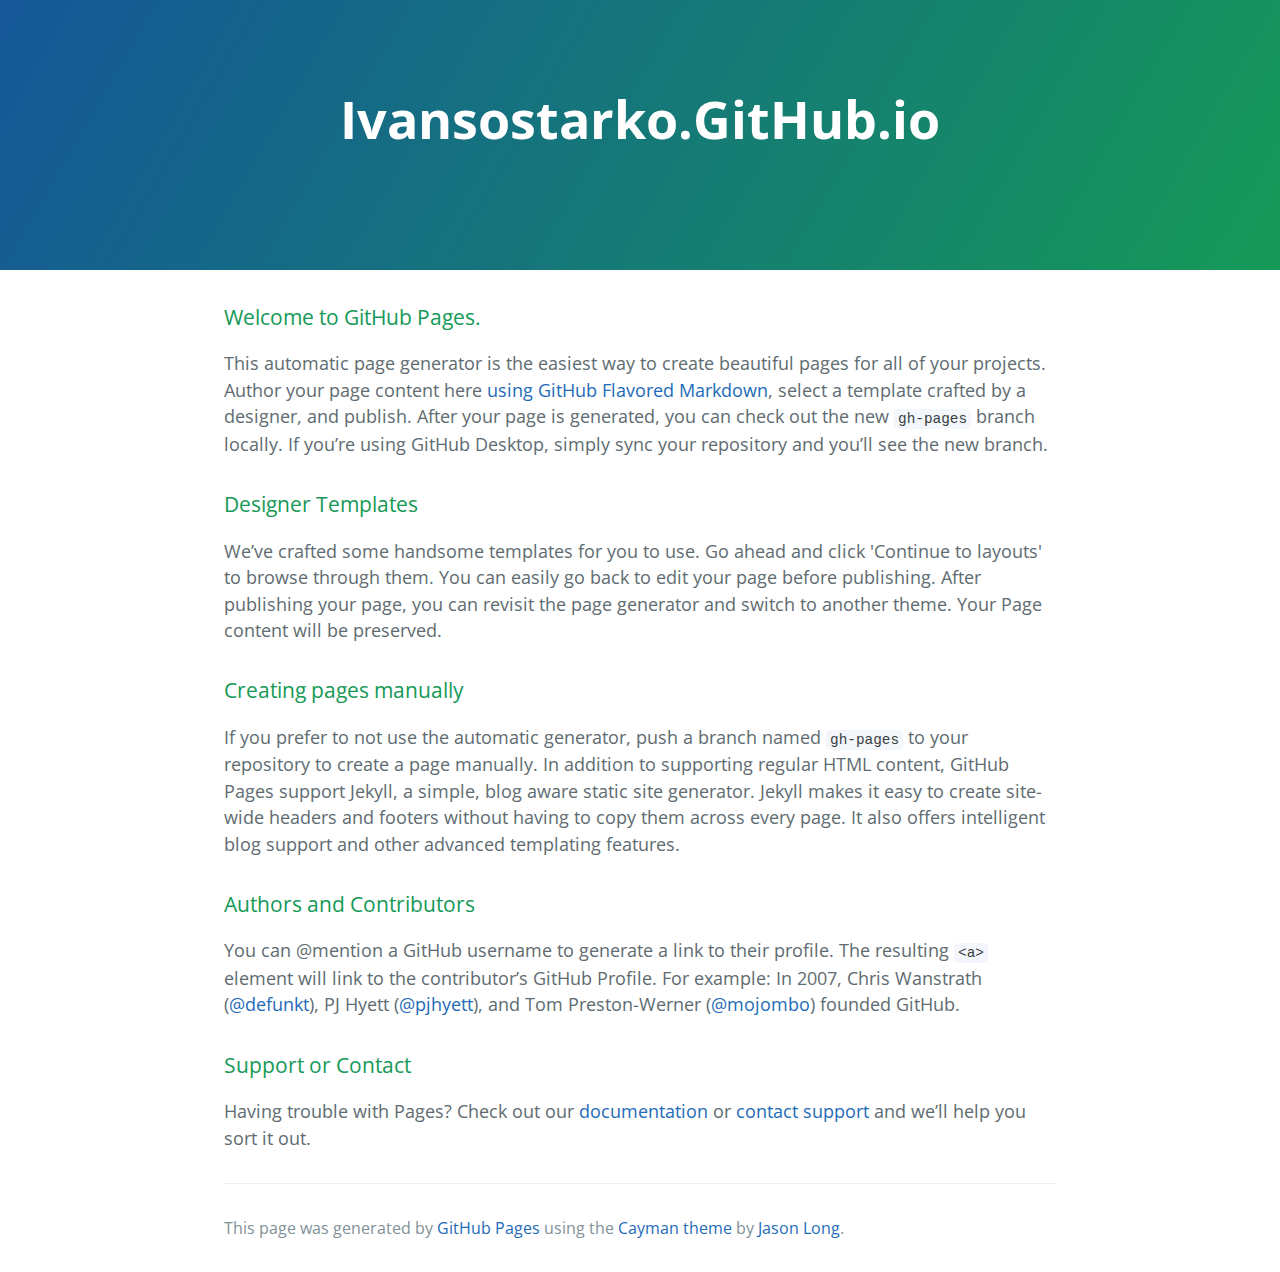
<file: index.html>
<!DOCTYPE html>
<html lang="en-us">
  <head>
    <meta charset="UTF-8">
    <title>Ivansostarko.GitHub.io by IvanSostarko</title>
    <meta name="viewport" content="width=device-width, initial-scale=1">
    <link rel="stylesheet" type="text/css" href="stylesheets/normalize.css" media="screen">
    <link href='https://fonts.googleapis.com/css?family=Open+Sans:400,700' rel='stylesheet' type='text/css'>
    <link rel="stylesheet" type="text/css" href="stylesheets/stylesheet.css" media="screen">
    <link rel="stylesheet" type="text/css" href="stylesheets/github-light.css" media="screen">
  </head>
  <body>
    <section class="page-header">
      <h1 class="project-name">Ivansostarko.GitHub.io</h1>
      <h2 class="project-tagline"></h2>
    </section>

    <section class="main-content">
      <h3>
<a id="welcome-to-github-pages" class="anchor" href="#welcome-to-github-pages" aria-hidden="true"><span aria-hidden="true" class="octicon octicon-link"></span></a>Welcome to GitHub Pages.</h3>

<p>This automatic page generator is the easiest way to create beautiful pages for all of your projects. Author your page content here <a href="https://guides.github.com/features/mastering-markdown/">using GitHub Flavored Markdown</a>, select a template crafted by a designer, and publish. After your page is generated, you can check out the new <code>gh-pages</code> branch locally. If you’re using GitHub Desktop, simply sync your repository and you’ll see the new branch.</p>

<h3>
<a id="designer-templates" class="anchor" href="#designer-templates" aria-hidden="true"><span aria-hidden="true" class="octicon octicon-link"></span></a>Designer Templates</h3>

<p>We’ve crafted some handsome templates for you to use. Go ahead and click 'Continue to layouts' to browse through them. You can easily go back to edit your page before publishing. After publishing your page, you can revisit the page generator and switch to another theme. Your Page content will be preserved.</p>

<h3>
<a id="creating-pages-manually" class="anchor" href="#creating-pages-manually" aria-hidden="true"><span aria-hidden="true" class="octicon octicon-link"></span></a>Creating pages manually</h3>

<p>If you prefer to not use the automatic generator, push a branch named <code>gh-pages</code> to your repository to create a page manually. In addition to supporting regular HTML content, GitHub Pages support Jekyll, a simple, blog aware static site generator. Jekyll makes it easy to create site-wide headers and footers without having to copy them across every page. It also offers intelligent blog support and other advanced templating features.</p>

<h3>
<a id="authors-and-contributors" class="anchor" href="#authors-and-contributors" aria-hidden="true"><span aria-hidden="true" class="octicon octicon-link"></span></a>Authors and Contributors</h3>

<p>You can @mention a GitHub username to generate a link to their profile. The resulting <code>&lt;a&gt;</code> element will link to the contributor’s GitHub Profile. For example: In 2007, Chris Wanstrath (<a href="https://github.com/defunkt" class="user-mention">@defunkt</a>), PJ Hyett (<a href="https://github.com/pjhyett" class="user-mention">@pjhyett</a>), and Tom Preston-Werner (<a href="https://github.com/mojombo" class="user-mention">@mojombo</a>) founded GitHub.</p>

<h3>
<a id="support-or-contact" class="anchor" href="#support-or-contact" aria-hidden="true"><span aria-hidden="true" class="octicon octicon-link"></span></a>Support or Contact</h3>

<p>Having trouble with Pages? Check out our <a href="https://help.github.com/pages">documentation</a> or <a href="https://github.com/contact">contact support</a> and we’ll help you sort it out.</p>

      <footer class="site-footer">

        <span class="site-footer-credits">This page was generated by <a href="https://pages.github.com">GitHub Pages</a> using the <a href="https://github.com/jasonlong/cayman-theme">Cayman theme</a> by <a href="https://twitter.com/jasonlong">Jason Long</a>.</span>
      </footer>

    </section>

  
  </body>
</html>
</file>
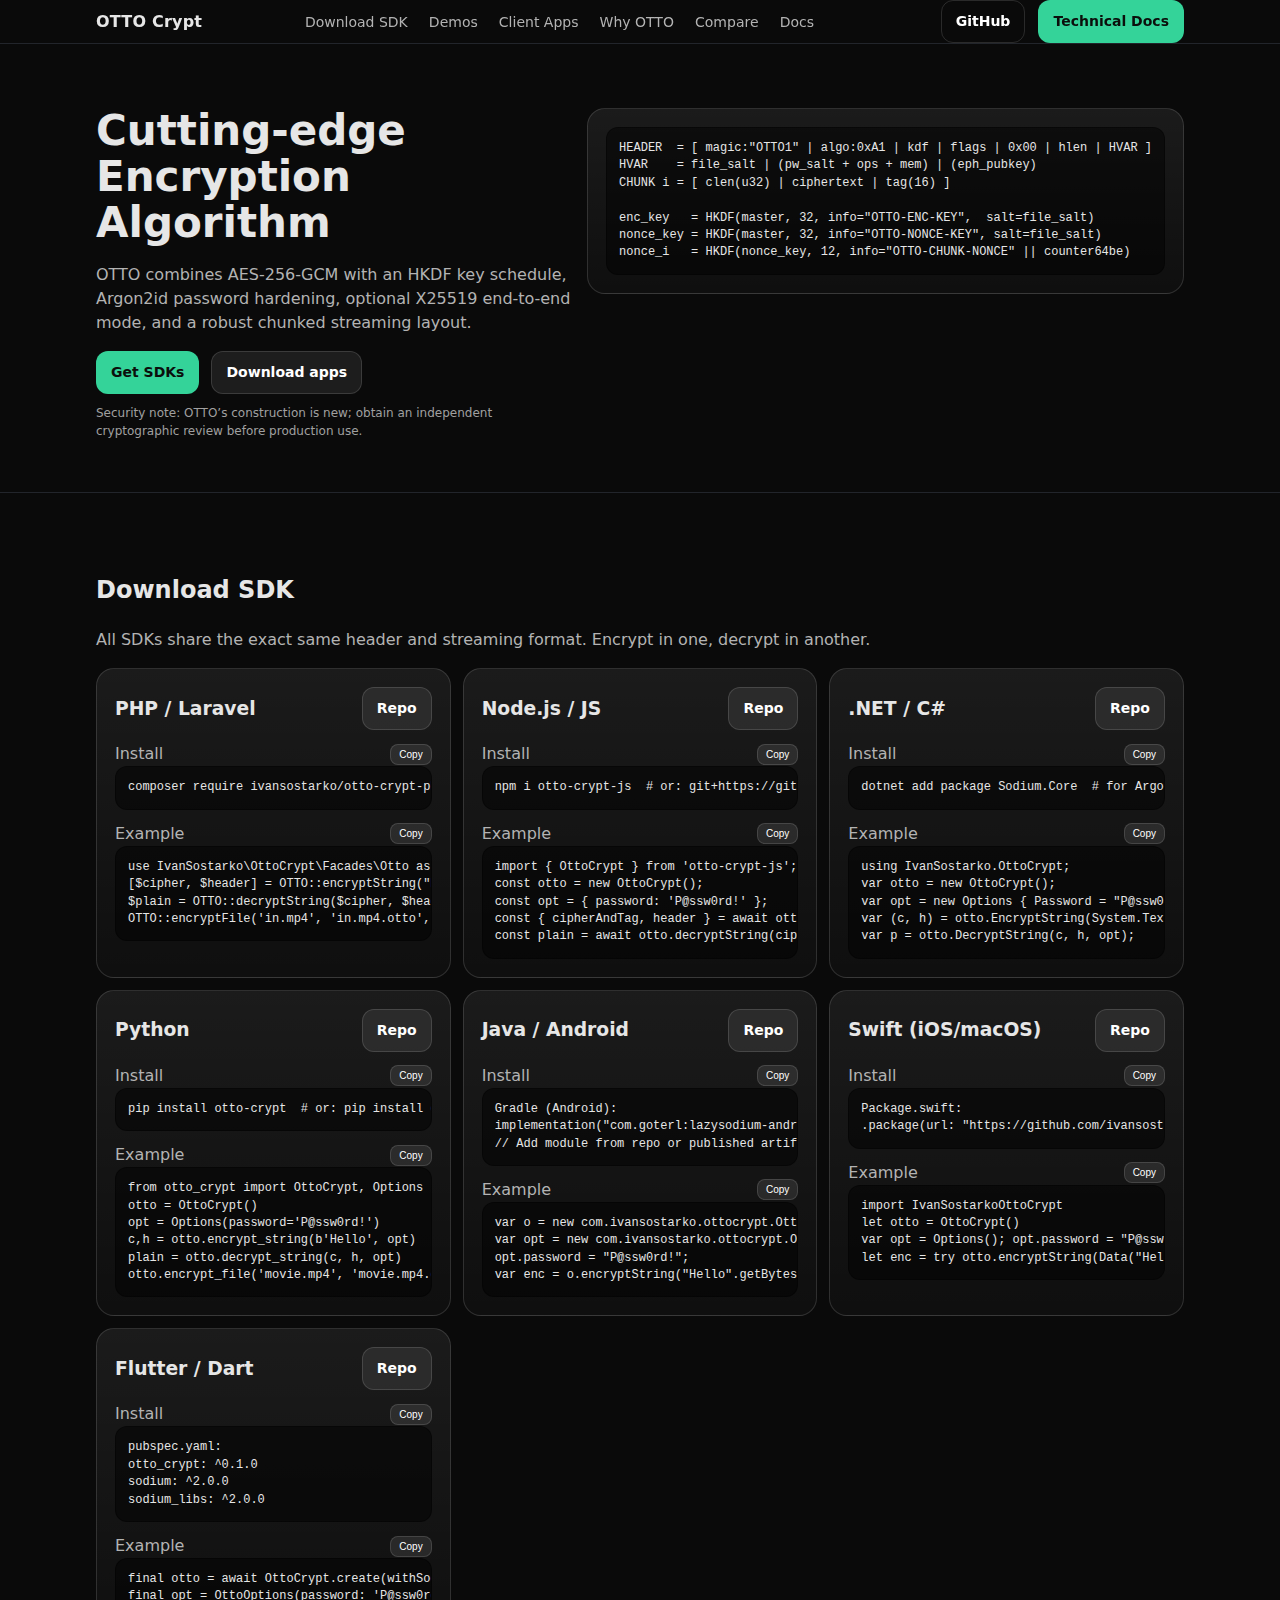
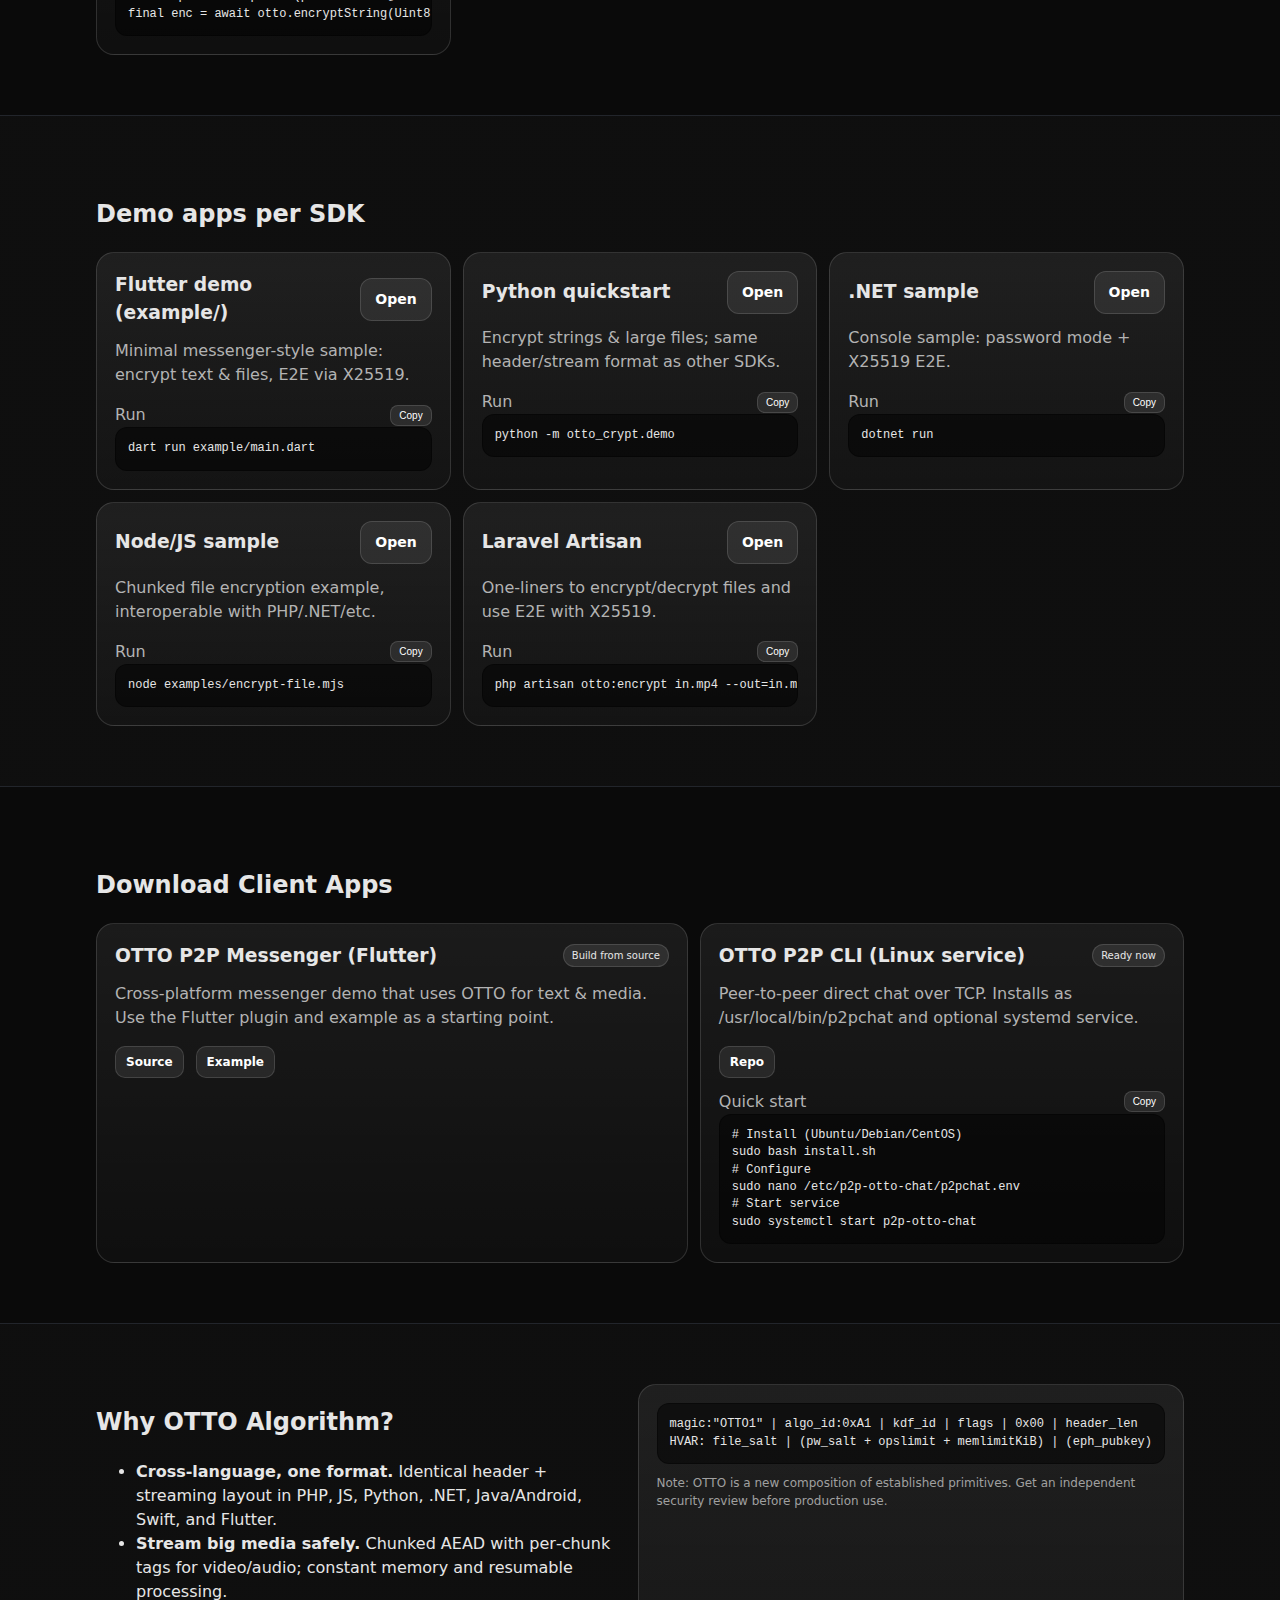
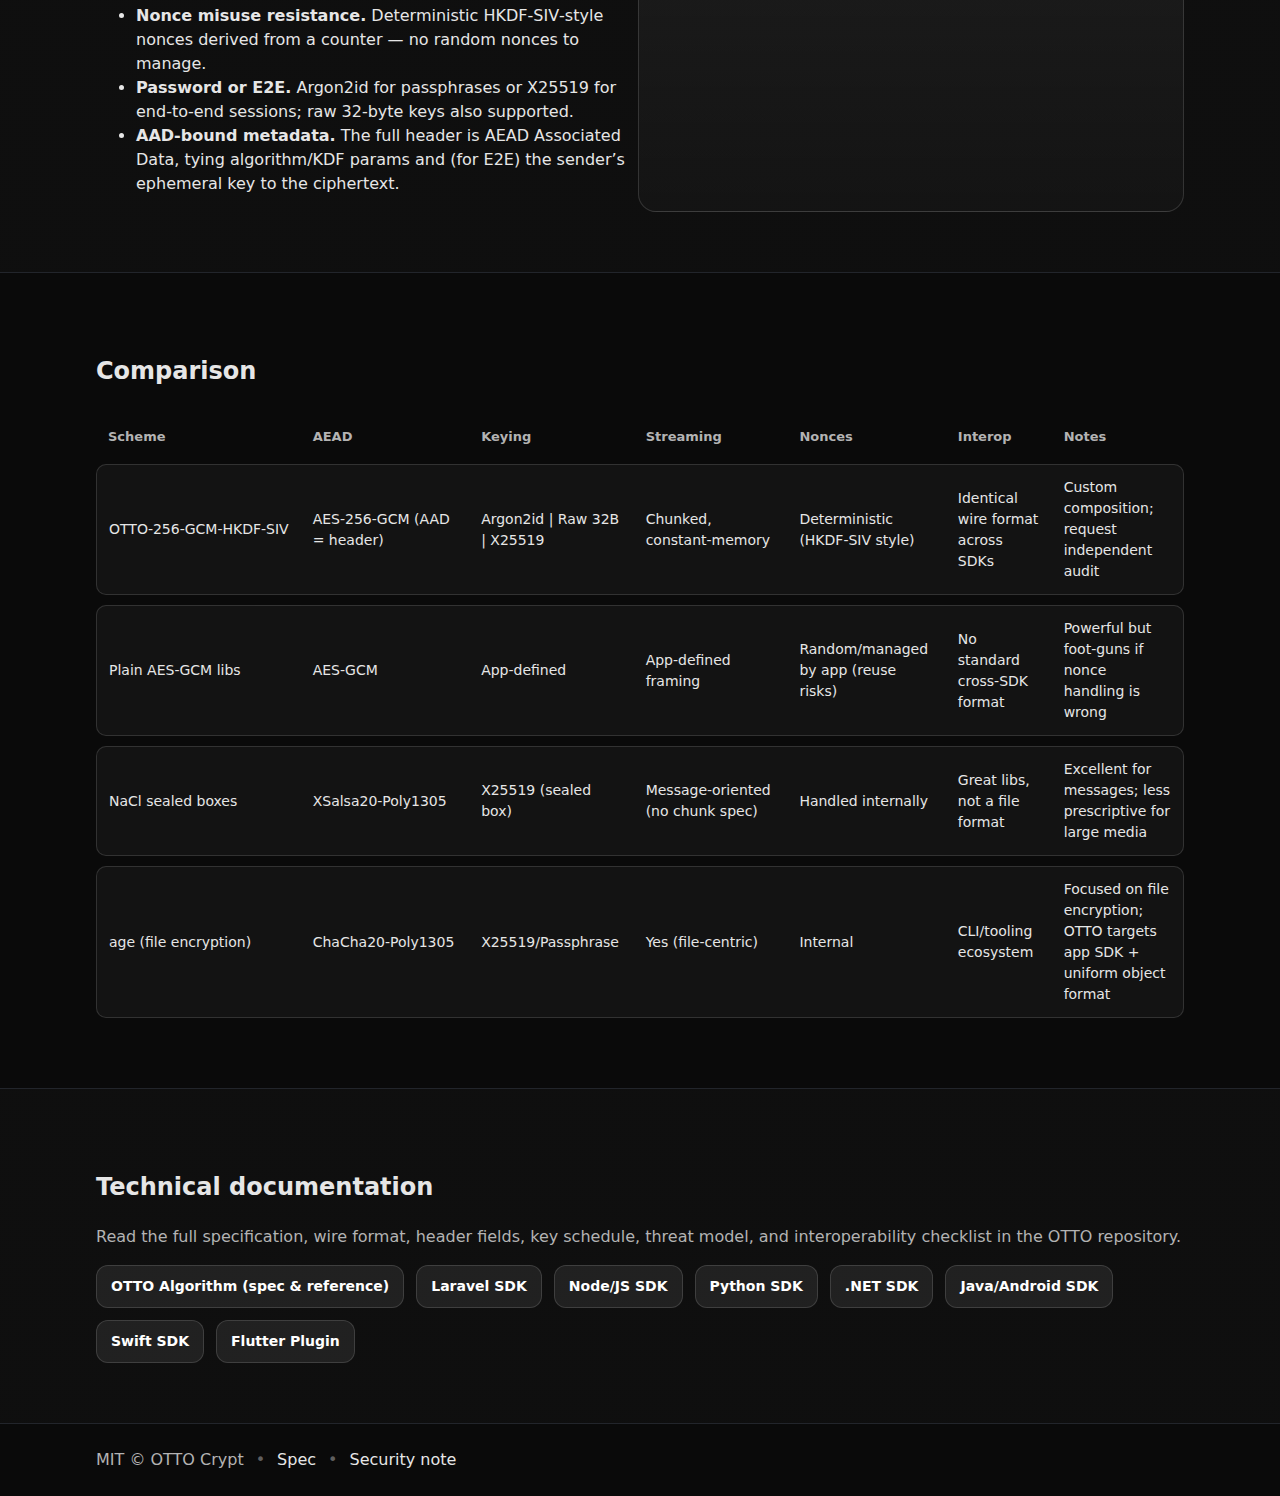
<file: projects/otto-crypt/index.html>
<!DOCTYPE html>
<html lang="en">
<head>
  <meta charset="utf-8" />
  <meta name="viewport" content="width=device-width, initial-scale=1" />
  <title>OTTO Crypt | E2E Li </title>
  <link rel="stylesheet" href="styles.css" />
  <meta name="description" content="OTTO: one binary format for text, photos, and video across PHP, JS, Python, .NET, Java, Swift, Flutter." />
</head>
<body>
  <header class="topbar">
    <div class="container row between center">
      <div class="brand">OTTO Crypt</div>
      <nav class="nav">
        <a href="#download-sdks">Download SDK</a>
        <a href="#demos">Demos</a>
        <a href="#clients">Client Apps</a>
        <a href="#why-otto">Why OTTO</a>
        <a href="#compare">Compare</a>
        <a href="#docs">Docs</a>
      </nav>
      <div class="cta">
        <a class="btn outline" href="https://github.com/ivansostarko/otto-crypt">GitHub</a>
        <a class="btn primary" href="#docs">Technical Docs</a>
      </div>
    </div>
  </header>

  <main>
    <!-- HERO -->
    <section class="hero">
      <div class="container grid2 gap">
        <div>
          <h1>Cutting-edge Encryption Algorithm</h1>
          <p class="muted">OTTO combines AES‑256‑GCM with an HKDF key schedule, Argon2id password hardening, optional X25519 end‑to‑end mode, and a robust chunked streaming layout.</p>
          <div class="row gap wrap mtop">
            <a class="btn primary" href="#download-sdks">Get SDKs</a>
            <a class="btn ghost" href="#clients">Download apps</a>
          </div>
          <p class="note">Security note: OTTO’s construction is new; obtain an independent cryptographic review before production use.</p>
        </div>
        <div>
          <div class="card code">
<pre><code>HEADER  = [ magic:"OTTO1" | algo:0xA1 | kdf | flags | 0x00 | hlen | HVAR ]
HVAR    = file_salt | (pw_salt + ops + mem) | (eph_pubkey)
CHUNK i = [ clen(u32) | ciphertext | tag(16) ]

enc_key   = HKDF(master, 32, info="OTTO-ENC-KEY",  salt=file_salt)
nonce_key = HKDF(master, 32, info="OTTO-NONCE-KEY", salt=file_salt)
nonce_i   = HKDF(nonce_key, 12, info="OTTO-CHUNK-NONCE" || counter64be)</code></pre>
          </div>
        </div>
      </div>
    </section>

    <!-- SDKS -->
    <section id="download-sdks" class="section">
      <div class="container">
        <h2>Download SDK</h2>
        <p class="muted">All SDKs share the exact same header and streaming format. Encrypt in one, decrypt in another.</p>
        <div id="sdk-grid" class="grid3 gap"></div>
      </div>
    </section>

    <!-- DEMOS -->
    <section id="demos" class="section alt">
      <div class="container">
        <h2>Demo apps per SDK</h2>
        <div id="demo-grid" class="grid3 gap"></div>
      </div>
    </section>

    <!-- CLIENT APPS -->
    <section id="clients" class="section">
      <div class="container">
        <h2>Download Client Apps</h2>
        <div id="client-grid" class="grid2 gap"></div>
      </div>
    </section>

    <!-- WHY OTTO -->
    <section id="why-otto" class="section alt">
      <div class="container grid2 gap">
        <div>
          <h2>Why OTTO Algorithm?</h2>
          <ul class="bullets">
            <li><strong>Cross‑language, one format.</strong> Identical header + streaming layout in PHP, JS, Python, .NET, Java/Android, Swift, and Flutter.</li>
            <li><strong>Stream big media safely.</strong> Chunked AEAD with per‑chunk tags for video/audio; constant memory and resumable processing.</li>
            <li><strong>Nonce misuse resistance.</strong> Deterministic HKDF‑SIV‑style nonces derived from a counter — no random nonces to manage.</li>
            <li><strong>Password or E2E.</strong> Argon2id for passphrases or X25519 for end‑to‑end sessions; raw 32‑byte keys also supported.</li>
            <li><strong>AAD‑bound metadata.</strong> The full header is AEAD Associated Data, tying algorithm/KDF params and (for E2E) the sender’s ephemeral key to the ciphertext.</li>
          </ul>
        </div>
        <div class="card code">
<pre><code>magic:"OTTO1" | algo_id:0xA1 | kdf_id | flags | 0x00 | header_len
HVAR: file_salt | (pw_salt + opslimit + memlimitKiB) | (eph_pubkey)</code></pre>
          <p class="note">Note: OTTO is a new composition of established primitives. Get an independent security review before production use.</p>
        </div>
      </div>
    </section>

    <!-- COMPARISON -->
    <section id="compare" class="section">
      <div class="container">
        <h2>Comparison</h2>
        <div class="table-wrap">
          <table id="compare-table">
            <thead>
              <tr>
                <th>Scheme</th>
                <th>AEAD</th>
                <th>Keying</th>
                <th>Streaming</th>
                <th>Nonces</th>
                <th>Interop</th>
                <th>Notes</th>
              </tr>
            </thead>
            <tbody></tbody>
          </table>
        </div>
      </div>
    </section>

    <!-- DOCS -->
    <section id="docs" class="section alt">
      <div class="container">
        <h2>Technical documentation</h2>
        <p class="muted">Read the full specification, wire format, header fields, key schedule, threat model, and interoperability checklist in the OTTO repository.</p>
        <div class="row gap wrap mtop" id="docs-links"></div>
      </div>
    </section>
  </main>

  <footer class="footer">
    <div class="container row gap wrap center">
      <span>MIT © OTTO Crypt</span>
      <span class="sep">•</span>
      <a href="https://github.com/ivansostarko/otto-crypt">Spec</a>
      <span class="sep">•</span>
      <a href="#why-otto">Security note</a>
    </div>
  </footer>

  <div id="toast" class="toast" role="status" aria-live="polite"></div>

  <script src="app.js"></script>
</body>
</html>
</file>
<file: stylesheets/stylesheet.css>
* {
  box-sizing: border-box; }

body {
  padding: 0;
  margin: 0;
  font-family: "Open Sans", "Helvetica Neue", Helvetica, Arial, sans-serif;
  font-size: 16px;
  line-height: 1.5;
  color: #606c71; }

a {
  color: #1e6bb8;
  text-decoration: none; }
  a:hover {
    text-decoration: underline; }

.btn {
  display: inline-block;
  margin-bottom: 1rem;
  color: rgba(255, 255, 255, 0.7);
  background-color: rgba(255, 255, 255, 0.08);
  border-color: rgba(255, 255, 255, 0.2);
  border-style: solid;
  border-width: 1px;
  border-radius: 0.3rem;
  transition: color 0.2s, background-color 0.2s, border-color 0.2s; }
  .btn + .btn {
    margin-left: 1rem; }

.btn:hover {
  color: rgba(255, 255, 255, 0.8);
  text-decoration: none;
  background-color: rgba(255, 255, 255, 0.2);
  border-color: rgba(255, 255, 255, 0.3); }

@media screen and (min-width: 64em) {
  .btn {
    padding: 0.75rem 1rem; } }

@media screen and (min-width: 42em) and (max-width: 64em) {
  .btn {
    padding: 0.6rem 0.9rem;
    font-size: 0.9rem; } }

@media screen and (max-width: 42em) {
  .btn {
    display: block;
    width: 100%;
    padding: 0.75rem;
    font-size: 0.9rem; }
    .btn + .btn {
      margin-top: 1rem;
      margin-left: 0; } }

.page-header {
  color: #fff;
  text-align: center;
  background-color: #159957;
  background-image: linear-gradient(120deg, #155799, #159957); }

@media screen and (min-width: 64em) {
  .page-header {
    padding: 5rem 6rem; } }

@media screen and (min-width: 42em) and (max-width: 64em) {
  .page-header {
    padding: 3rem 4rem; } }

@media screen and (max-width: 42em) {
  .page-header {
    padding: 2rem 1rem; } }

.project-name {
  margin-top: 0;
  margin-bottom: 0.1rem; }

@media screen and (min-width: 64em) {
  .project-name {
    font-size: 3.25rem; } }

@media screen and (min-width: 42em) and (max-width: 64em) {
  .project-name {
    font-size: 2.25rem; } }

@media screen and (max-width: 42em) {
  .project-name {
    font-size: 1.75rem; } }

.project-tagline {
  margin-bottom: 2rem;
  font-weight: normal;
  opacity: 0.7; }

@media screen and (min-width: 64em) {
  .project-tagline {
    font-size: 1.25rem; } }

@media screen and (min-width: 42em) and (max-width: 64em) {
  .project-tagline {
    font-size: 1.15rem; } }

@media screen and (max-width: 42em) {
  .project-tagline {
    font-size: 1rem; } }

.main-content :first-child {
  margin-top: 0; }
.main-content img {
  max-width: 100%; }
.main-content h1, .main-content h2, .main-content h3, .main-content h4, .main-content h5, .main-content h6 {
  margin-top: 2rem;
  margin-bottom: 1rem;
  font-weight: normal;
  color: #159957; }
.main-content p {
  margin-bottom: 1em; }
.main-content code {
  padding: 2px 4px;
  font-family: Consolas, "Liberation Mono", Menlo, Courier, monospace;
  font-size: 0.9rem;
  color: #383e41;
  background-color: #f3f6fa;
  border-radius: 0.3rem; }
.main-content pre {
  padding: 0.8rem;
  margin-top: 0;
  margin-bottom: 1rem;
  font: 1rem Consolas, "Liberation Mono", Menlo, Courier, monospace;
  color: #567482;
  word-wrap: normal;
  background-color: #f3f6fa;
  border: solid 1px #dce6f0;
  border-radius: 0.3rem; }
  .main-content pre > code {
    padding: 0;
    margin: 0;
    font-size: 0.9rem;
    color: #567482;
    word-break: normal;
    white-space: pre;
    background: transparent;
    border: 0; }
.main-content .highlight {
  margin-bottom: 1rem; }
  .main-content .highlight pre {
    margin-bottom: 0;
    word-break: normal; }
.main-content .highlight pre, .main-content pre {
  padding: 0.8rem;
  overflow: auto;
  font-size: 0.9rem;
  line-height: 1.45;
  border-radius: 0.3rem; }
.main-content pre code, .main-content pre tt {
  display: inline;
  max-width: initial;
  padding: 0;
  margin: 0;
  overflow: initial;
  line-height: inherit;
  word-wrap: normal;
  background-color: transparent;
  border: 0; }
  .main-content pre code:before, .main-content pre code:after, .main-content pre tt:before, .main-content pre tt:after {
    content: normal; }
.main-content ul, .main-content ol {
  margin-top: 0; }
.main-content blockquote {
  padding: 0 1rem;
  margin-left: 0;
  color: #819198;
  border-left: 0.3rem solid #dce6f0; }
  .main-content blockquote > :first-child {
    margin-top: 0; }
  .main-content blockquote > :last-child {
    margin-bottom: 0; }
.main-content table {
  display: block;
  width: 100%;
  overflow: auto;
  word-break: normal;
  word-break: keep-all; }
  .main-content table th {
    font-weight: bold; }
  .main-content table th, .main-content table td {
    padding: 0.5rem 1rem;
    border: 1px solid #e9ebec; }
.main-content dl {
  padding: 0; }
  .main-content dl dt {
    padding: 0;
    margin-top: 1rem;
    font-size: 1rem;
    font-weight: bold; }
  .main-content dl dd {
    padding: 0;
    margin-bottom: 1rem; }
.main-content hr {
  height: 2px;
  padding: 0;
  margin: 1rem 0;
  background-color: #eff0f1;
  border: 0; }

@media screen and (min-width: 64em) {
  .main-content {
    max-width: 64rem;
    padding: 2rem 6rem;
    margin: 0 auto;
    font-size: 1.1rem; } }

@media screen and (min-width: 42em) and (max-width: 64em) {
  .main-content {
    padding: 2rem 4rem;
    font-size: 1.1rem; } }

@media screen and (max-width: 42em) {
  .main-content {
    padding: 2rem 1rem;
    font-size: 1rem; } }

.site-footer {
  padding-top: 2rem;
  margin-top: 2rem;
  border-top: solid 1px #eff0f1; }

.site-footer-owner {
  display: block;
  font-weight: bold; }

.site-footer-credits {
  color: #819198; }

@media screen and (min-width: 64em) {
  .site-footer {
    font-size: 1rem; } }

@media screen and (min-width: 42em) and (max-width: 64em) {
  .site-footer {
    font-size: 1rem; } }

@media screen and (max-width: 42em) {
  .site-footer {
    font-size: 0.9rem; } }
</file>
<file: stylesheets/github-light.css>
/*
The MIT License (MIT)

Copyright (c) 2016 GitHub, Inc.

Permission is hereby granted, free of charge, to any person obtaining a copy
of this software and associated documentation files (the "Software"), to deal
in the Software without restriction, including without limitation the rights
to use, copy, modify, merge, publish, distribute, sublicense, and/or sell
copies of the Software, and to permit persons to whom the Software is
furnished to do so, subject to the following conditions:

The above copyright notice and this permission notice shall be included in all
copies or substantial portions of the Software.

THE SOFTWARE IS PROVIDED "AS IS", WITHOUT WARRANTY OF ANY KIND, EXPRESS OR
IMPLIED, INCLUDING BUT NOT LIMITED TO THE WARRANTIES OF MERCHANTABILITY,
FITNESS FOR A PARTICULAR PURPOSE AND NONINFRINGEMENT. IN NO EVENT SHALL THE
AUTHORS OR COPYRIGHT HOLDERS BE LIABLE FOR ANY CLAIM, DAMAGES OR OTHER
LIABILITY, WHETHER IN AN ACTION OF CONTRACT, TORT OR OTHERWISE, ARISING FROM,
OUT OF OR IN CONNECTION WITH THE SOFTWARE OR THE USE OR OTHER DEALINGS IN THE
SOFTWARE.

*/

.pl-c /* comment */ {
  color: #969896;
}

.pl-c1 /* constant, variable.other.constant, support, meta.property-name, support.constant, support.variable, meta.module-reference, markup.raw, meta.diff.header */,
.pl-s .pl-v /* string variable */ {
  color: #0086b3;
}

.pl-e /* entity */,
.pl-en /* entity.name */ {
  color: #795da3;
}

.pl-smi /* variable.parameter.function, storage.modifier.package, storage.modifier.import, storage.type.java, variable.other */,
.pl-s .pl-s1 /* string source */ {
  color: #333;
}

.pl-ent /* entity.name.tag */ {
  color: #63a35c;
}

.pl-k /* keyword, storage, storage.type */ {
  color: #a71d5d;
}

.pl-s /* string */,
.pl-pds /* punctuation.definition.string, string.regexp.character-class */,
.pl-s .pl-pse .pl-s1 /* string punctuation.section.embedded source */,
.pl-sr /* string.regexp */,
.pl-sr .pl-cce /* string.regexp constant.character.escape */,
.pl-sr .pl-sre /* string.regexp source.ruby.embedded */,
.pl-sr .pl-sra /* string.regexp string.regexp.arbitrary-repitition */ {
  color: #183691;
}

.pl-v /* variable */ {
  color: #ed6a43;
}

.pl-id /* invalid.deprecated */ {
  color: #b52a1d;
}

.pl-ii /* invalid.illegal */ {
  color: #f8f8f8;
  background-color: #b52a1d;
}

.pl-sr .pl-cce /* string.regexp constant.character.escape */ {
  font-weight: bold;
  color: #63a35c;
}

.pl-ml /* markup.list */ {
  color: #693a17;
}

.pl-mh /* markup.heading */,
.pl-mh .pl-en /* markup.heading entity.name */,
.pl-ms /* meta.separator */ {
  font-weight: bold;
  color: #1d3e81;
}

.pl-mq /* markup.quote */ {
  color: #008080;
}

.pl-mi /* markup.italic */ {
  font-style: italic;
  color: #333;
}

.pl-mb /* markup.bold */ {
  font-weight: bold;
  color: #333;
}

.pl-md /* markup.deleted, meta.diff.header.from-file */ {
  color: #bd2c00;
  background-color: #ffecec;
}

.pl-mi1 /* markup.inserted, meta.diff.header.to-file */ {
  color: #55a532;
  background-color: #eaffea;
}

.pl-mdr /* meta.diff.range */ {
  font-weight: bold;
  color: #795da3;
}

.pl-mo /* meta.output */ {
  color: #1d3e81;
}
</file>
<file: projects/otto-crypt/styles.css>
/* ---------- Base Theme ---------- */
:root {
  --bg: #0a0a0a;
  --panel: #111214;
  --panel-2: #0f1113;
  --text: #e6e6e6;
  --muted: #b3b3b3;
  --link: #9ae6b4;
  --link-contrast: #0a0f0a;
  --border: #22252b;
  --accent: #34d399;
}

* { box-sizing: border-box; }
html, body { margin: 0; padding: 0; }
body {
  font-family: ui-sans-serif, system-ui, -apple-system, Segoe UI, Roboto, Helvetica, Arial, Apple Color Emoji, Segoe UI Emoji;
  color: var(--text);
  background: radial-gradient(1200px 600px at 80% -10%, rgba(52,211,153,0.10), transparent 60%) , var(--bg);
  line-height: 1.5;
  -webkit-font-smoothing: antialiased;
  -moz-osx-font-smoothing: grayscale;
}

.container { max-width: 1120px; margin: 0 auto; padding: 0 16px; }
.row { display: flex; }
.wrap { flex-wrap: wrap; }
.center { align-items: center; }
.between { justify-content: space-between; }
.gap { gap: 12px; }
.mtop { margin-top: 12px; }
.sep { opacity: .5; }

/* ---------- Topbar ---------- */
.topbar {
  position: sticky; top: 0; z-index: 50;
  backdrop-filter: blur(6px);
  background: rgba(10,10,10,0.85);
  border-bottom: 1px solid var(--border);
}
.brand { font-weight: 700; letter-spacing: .2px; }
.nav a { color: var(--muted); text-decoration: none; margin-right: 16px; font-size: 14px; }
.nav a:hover { color: #fff; }
.cta .btn { margin-left: 8px; }

/* ---------- Buttons ---------- */
.btn {
  display: inline-block;
  border-radius: 12px;
  padding: 10px 14px;
  text-decoration: none;
  font-weight: 600;
  font-size: 14px;
  border: 1px solid transparent;
}
.btn.primary { background: var(--accent); color: #0b0f0c; }
.btn.primary:hover { filter: brightness(0.95); }
.btn.ghost { background: #ffffff14; color: #fff; border: 1px solid #ffffff22; }
.btn.ghost:hover { background: #ffffff24; }
.btn.outline { background: transparent; color: #fff; border: 1px solid #ffffff22; }
.btn.outline:hover { background: #ffffff10; }

/* ---------- Sections ---------- */
.section { padding: 60px 0; border-top: 1px solid var(--border); }
.section.alt { background: linear-gradient(0deg, rgba(255,255,255,0.02), rgba(255,255,255,0.02)); }

.hero { padding: 64px 0 40px; }
.hero h1 { font-size: clamp(28px, 4vw, 42px); line-height: 1.1; margin: 0 0 10px; }
.muted { color: var(--muted); }
.note { margin-top: 10px; font-size: 12px; color: #a0a0a0; }

/* ---------- Layout Helpers ---------- */
.grid2 {
  display: grid;
  grid-template-columns: 1fr;
}
.grid3 {
  display: grid;
  grid-template-columns: 1fr;
}
@media (min-width: 860px) {
  .grid2 { grid-template-columns: 1.1fr 0.9fr; }
  .grid3 { grid-template-columns: repeat(3, minmax(0, 1fr)); }
}
@media (min-width: 640px) and (max-width: 859px) {
  .grid3 { grid-template-columns: repeat(2, minmax(0, 1fr)); }
}

/* ---------- Cards & Code ---------- */
.card {
  background: linear-gradient(180deg, #ffffff12, #ffffff06);
  border: 1px solid #ffffff22;
  border-radius: 18px;
  padding: 18px;
}
.card h3 { margin: 0; }
.card .badge {
  font-size: 10px; padding: 3px 8px; border-radius: 999px;
  background: #ffffff18; border: 1px solid #ffffff22;
}
.card .actions { margin-top: 10px; }
.card .actions .btn { font-size: 12px; padding: 6px 10px; border-radius: 10px; }

pre, code { font-family: ui-monospace, SFMono-Regular, Menlo, Consolas, monospace; }
pre {
  margin: 0;
  background: #00000080;
  border: 1px solid #00000060;
  border-radius: 12px;
  padding: 12px;
  overflow: auto;
  font-size: 12px;
  line-height: 1.45;
}
.code .rowhead { display: flex; justify-content: space-between; align-items: center; font-size: 12px; margin-bottom: 6px; color: var(--muted); }

.copy {
  font-size: 10px; padding: 4px 8px; border-radius: 8px;
  background: #ffffff18; border: 1px solid #ffffff22; color: #fff;
}
.copy:hover { background: #ffffff28; }

/* ---------- Tables ---------- */
.table-wrap { overflow-x: auto; }
table { width: 100%; border-collapse: separate; border-spacing: 0 10px; }
thead th {
  text-align: left; color: var(--muted); font-weight: 600; font-size: 13px;
  padding: 8px 12px;
}
tbody td {
  background: #ffffff0a; border-top: 1px solid #ffffff22; border-bottom: 1px solid #ffffff22;
  padding: 12px; font-size: 14px;
}
tbody tr td:first-child { border-left: 1px solid #ffffff22; border-radius: 10px 0 0 10px; }
tbody tr td:last-child { border-right: 1px solid #ffffff22; border-radius: 0 10px 10px 0; }

/* ---------- Footer ---------- */
.footer {
  border-top: 1px solid var(--border);
  padding: 24px 0;
  color: var(--muted);
  text-align: center;
}
.footer a { color: var(--text); text-decoration: none; }
.footer a:hover { text-decoration: underline; }

/* ---------- Toast ---------- */
.toast {
  position: fixed; bottom: 20px; left: 50%; transform: translateX(-50%);
  background: #111; color: #fff; border: 1px solid #333;
  padding: 10px 12px; border-radius: 10px; font-size: 12px;
  opacity: 0; pointer-events: none; transition: opacity .25s ease;
}
.toast.show { opacity: 1; }
</file>
